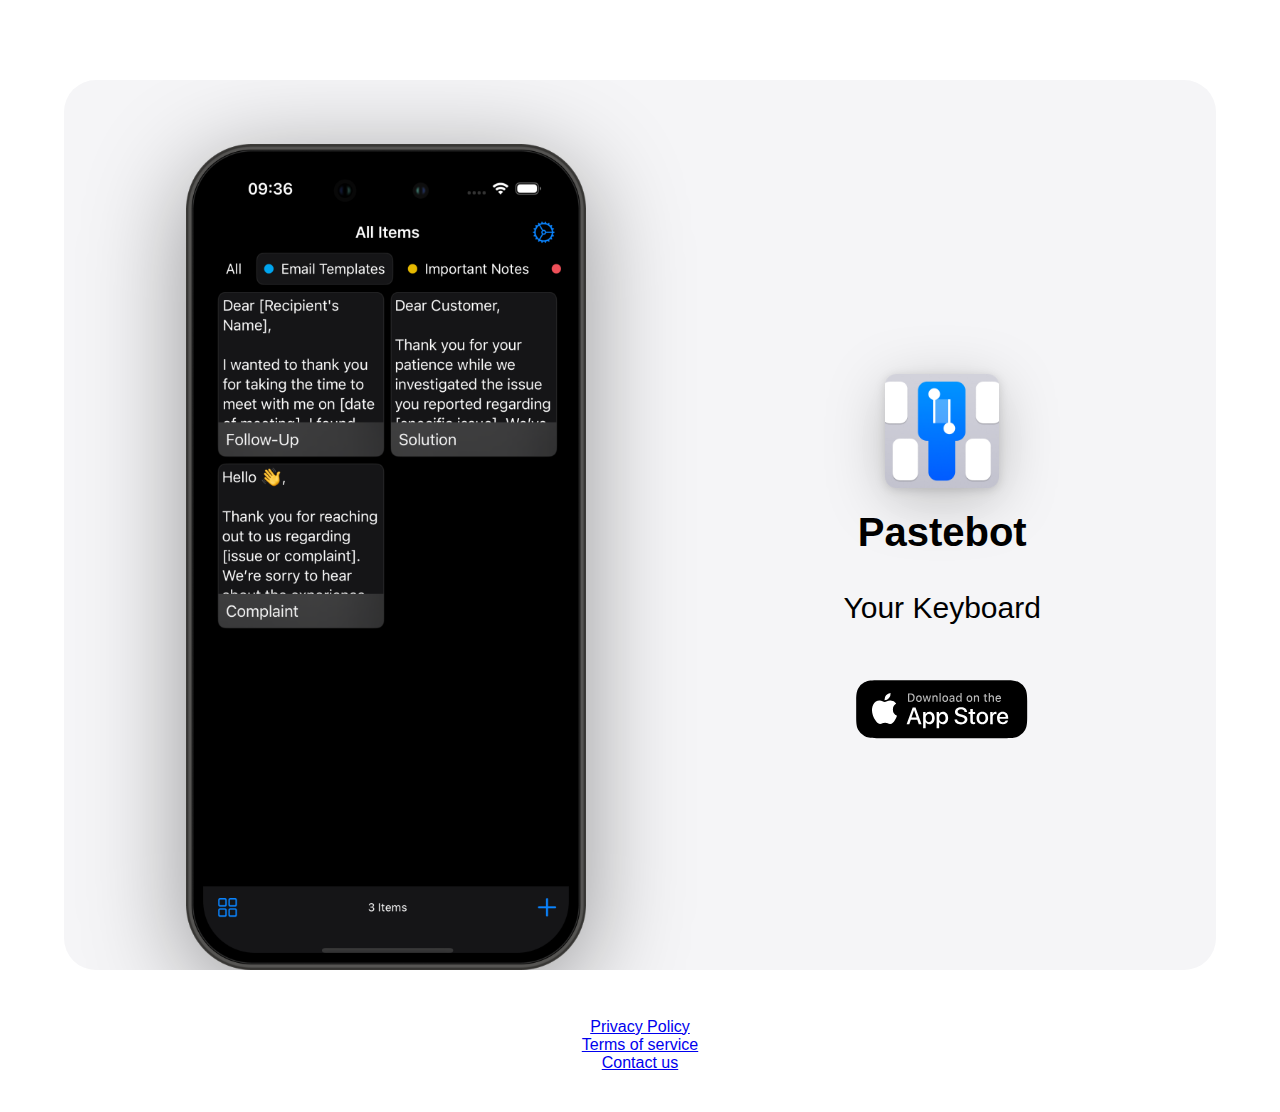
<file: index.html>
<html lang="en">
  <head>
    <meta charset="UTF-8" />
    <meta name="viewport" content="width=device-width, initial-scale=1.0" />
    <link rel="stylesheet" href="index.css" />
    <title>Pastebot</title>
  </head>
  <body>
    <div class="main">
      <div class="layout__wrapper">
        <section class="hero__container">
          <div class="hero">
            <div class="device-container">
              <div class="screenshot">
                <span class="screenshot__wrapper">
                  <img
                    class="screenshot-image"
                    src="./assets/app-screenshot.png"
                  />
                </span>
              </div>
            </div>
            <div class="title">
              <img class="app-icon" src="assets/app-icon.png" />
              <div class="app-title-text">
                <h1 class="title-heading">Pastebot</h1>
                <p class="title-subheading">
                  Your Keyboard
                </p>
              </div>
              <div class="apple-store-icon">
                <a href="https://apps.apple.com/us/app/ai-chatbot-assistant-for-bard/id1663687958">
                  <svg
                    width="172"
                    height="59"
                    xmlns="http://www.w3.org/2000/svg"
                  >
                    <g fill="none" fill-rule="evenodd">
                      <path
                        d="M20.693.181h129.978c7.132 0 9.718.743 12.326 2.137a14.538 14.538 0 0 1 6.048 6.049c1.394 2.607 2.137 5.193 2.137 12.326V37.67c0 7.132-.743 9.719-2.137 12.326a14.538 14.538 0 0 1-6.048 6.048c-2.608 1.395-5.194 2.137-12.326 2.137H20.693c-7.132 0-9.718-.742-12.326-2.137a14.538 14.538 0 0 1-6.048-6.048C.924 47.39.182 44.802.182 37.67V20.693c0-7.133.742-9.719 2.137-12.326a14.538 14.538 0 0 1 6.048-6.049C10.975.924 13.561.181 20.693.181Z"
                        fill="var(--store-button-color)"
                      ></path>
                      <g fill="#FFF" fill-rule="nonzero">
                        <path
                          d="M36.88 29.486a7.058 7.058 0 0 1 3.326-5.911 7.132 7.132 0 0 0-5.632-3.072c-2.37-.25-4.667 1.43-5.874 1.43-1.231 0-3.09-1.405-5.092-1.363a7.492 7.492 0 0 0-6.312 3.883c-2.73 4.767-.693 11.772 1.92 15.626 1.309 1.886 2.837 3.994 4.838 3.92 1.957-.083 2.688-1.26 5.05-1.26 2.341 0 3.027 1.26 5.068 1.212 2.1-.035 3.423-1.896 4.685-3.8A15.662 15.662 0 0 0 41 35.748a6.809 6.809 0 0 1-4.12-6.262ZM33.026 17.97A6.977 6.977 0 0 0 34.599 13a6.976 6.976 0 0 0-4.527 2.363 6.637 6.637 0 0 0-1.613 4.785 5.765 5.765 0 0 0 4.567-2.179ZM61.268 39.639H54.86l-1.539 4.53h-2.714l6.07-16.763h2.82l6.07 16.764h-2.761l-1.538-4.531Zm-5.744-2.091h5.08l-2.505-7.354h-.07l-2.505 7.354ZM78.675 38.06c0 3.797-2.039 6.238-5.115 6.238a4.158 4.158 0 0 1-3.857-2.139h-.058v6.054h-2.516V31.947h2.435v2.033h.047a4.35 4.35 0 0 1 3.902-2.16c3.111 0 5.162 2.452 5.162 6.24Zm-2.586 0c0-2.475-1.283-4.102-3.24-4.102-1.922 0-3.215 1.66-3.215 4.101 0 2.463 1.293 4.112 3.216 4.112 1.956 0 3.239-1.615 3.239-4.112ZM92.165 38.06c0 3.797-2.039 6.238-5.115 6.238a4.158 4.158 0 0 1-3.857-2.139h-.058v6.054H80.62V31.947h2.436v2.033h.046a4.35 4.35 0 0 1 3.903-2.16c3.11 0 5.16 2.452 5.16 6.24Zm-2.586 0c0-2.475-1.282-4.102-3.24-4.102-1.921 0-3.214 1.66-3.214 4.101 0 2.463 1.293 4.112 3.215 4.112 1.957 0 3.239-1.615 3.239-4.112ZM101.08 39.499c.187 1.662 1.807 2.754 4.02 2.754 2.12 0 3.646-1.092 3.646-2.59 0-1.302-.92-2.081-3.099-2.615l-2.178-.523c-3.087-.744-4.52-2.184-4.52-4.52 0-2.892 2.527-4.879 6.117-4.879 3.552 0 5.987 1.987 6.07 4.88h-2.54c-.153-1.674-1.54-2.684-3.566-2.684-2.027 0-3.414 1.022-3.414 2.51 0 1.184.886 1.882 3.053 2.416l1.852.453c3.45.814 4.883 2.195 4.883 4.647 0 3.137-2.506 5.101-6.49 5.101-3.729 0-6.246-1.918-6.409-4.95h2.576ZM116.833 29.055v2.892h2.331v1.987h-2.33v6.738c0 1.047.466 1.535 1.49 1.535.277-.005.553-.024.828-.058v1.975c-.46.085-.929.124-1.397.116-2.482 0-3.45-.93-3.45-3.3v-7.006h-1.782v-1.987h1.782v-2.892h2.528ZM120.514 38.06c0-3.846 2.271-6.263 5.813-6.263 3.554 0 5.814 2.417 5.814 6.262 0 3.856-2.248 6.262-5.814 6.262-3.564 0-5.813-2.406-5.813-6.262Zm9.064 0c0-2.639-1.212-4.196-3.251-4.196-2.039 0-3.25 1.569-3.25 4.195 0 2.649 1.211 4.194 3.25 4.194 2.039 0 3.251-1.545 3.251-4.194ZM134.216 31.947h2.4v2.08h.057a2.922 2.922 0 0 1 2.949-2.208c.29 0 .579.03.862.094v2.347a3.526 3.526 0 0 0-1.13-.152 2.539 2.539 0 0 0-1.96.805 2.524 2.524 0 0 0-.662 2.007v7.25h-2.516V31.947ZM152.083 40.58c-.338 2.219-2.505 3.741-5.277 3.741-3.566 0-5.779-2.382-5.779-6.204 0-3.834 2.225-6.32 5.673-6.32 3.391 0 5.523 2.323 5.523 6.029v.86h-8.656v.151c-.081.91.234 1.81.865 2.473a3.197 3.197 0 0 0 2.432.989 2.774 2.774 0 0 0 2.83-1.72h2.39Zm-8.504-3.648h6.127a2.935 2.935 0 0 0-.823-2.206 2.952 2.952 0 0 0-2.183-.896 3.107 3.107 0 0 0-2.209.902 3.09 3.09 0 0 0-.912 2.2Z"
                        ></path>
                      </g>
                      <g fill="#FFF" fill-rule="nonzero" opacity=".73">
                        <path
                          d="M54.899 13.416c1.061-.08 2.1.345 2.832 1.158a3.862 3.862 0 0 1 .944 3.039c0 2.698-1.386 4.249-3.776 4.249H52v-8.446h2.899Zm-1.653 7.251h1.514a2.46 2.46 0 0 0 2.01-.856c.513-.589.747-1.39.636-2.181a2.755 2.755 0 0 0-.646-2.167 2.468 2.468 0 0 0-2-.853h-1.514v6.057ZM60.083 18.672c-.104-1.142.417-2.248 1.344-2.853a2.748 2.748 0 0 1 3.025 0c.927.605 1.447 1.71 1.344 2.853.105 1.144-.415 2.252-1.342 2.858a2.749 2.749 0 0 1-3.03 0c-.927-.606-1.447-1.714-1.34-2.858Zm4.483 0c0-1.381-.59-2.19-1.625-2.19-1.039 0-1.623.809-1.623 2.19 0 1.393.584 2.195 1.623 2.195 1.035 0 1.625-.808 1.625-2.195ZM73.389 21.862h-1.24l-1.252-4.694h-.094l-1.247 4.694h-1.228l-1.67-6.374h1.213l1.085 4.864h.09l1.244-4.864h1.147l1.245 4.864h.095l1.08-4.864h1.195zM76.456 15.488h1.15v1.013h.09c.31-.746 1.036-1.202 1.807-1.136a1.92 1.92 0 0 1 1.59.655c.408.461.594 1.092.507 1.716v4.126h-1.196v-3.81c0-1.025-.423-1.534-1.307-1.534a1.355 1.355 0 0 0-1.075.458 1.51 1.51 0 0 0-.37 1.157v3.729h-1.196v-6.374ZM83.504 13H84.7v8.862h-1.195zM86.361 18.672c-.104-1.142.417-2.248 1.344-2.853a2.749 2.749 0 0 1 3.026 0c.926.605 1.447 1.71 1.343 2.853.106 1.144-.414 2.252-1.342 2.858a2.75 2.75 0 0 1-3.029 0c-.928-.606-1.448-1.714-1.342-2.858Zm4.483 0c0-1.381-.59-2.19-1.625-2.19-1.039 0-1.623.809-1.623 2.19 0 1.393.584 2.195 1.623 2.195 1.035 0 1.625-.808 1.625-2.195ZM93.332 20.06c0-1.148.812-1.81 2.253-1.903l1.64-.1v-.55c0-.673-.422-1.053-1.24-1.053-.667 0-1.129.257-1.262.708h-1.157c.122-1.095 1.1-1.797 2.475-1.797 1.518 0 2.375.796 2.375 2.142v4.355h-1.151v-.896h-.095c-.39.654-1.085 1.036-1.819 1a1.772 1.772 0 0 1-1.411-.482 1.971 1.971 0 0 1-.608-1.425Zm3.894-.545v-.533l-1.48.1c-.833.058-1.212.357-1.212.919 0 .573.473.907 1.123.907a1.38 1.38 0 0 0 1.065-.347 1.53 1.53 0 0 0 .504-1.046ZM99.987 18.672c0-2.014.983-3.29 2.514-3.29.772-.037 1.496.399 1.857 1.119h.09V13h1.194v8.862h-1.145v-1.007h-.094c-.389.714-1.121 1.142-1.902 1.112-1.541 0-2.514-1.276-2.514-3.295Zm1.234 0c0 1.352.606 2.166 1.618 2.166 1.008 0 1.63-.826 1.63-2.16 0-1.329-.629-2.166-1.63-2.166-1.006 0-1.618.82-1.618 2.16ZM110.588 18.672c-.104-1.142.416-2.248 1.343-2.853a2.748 2.748 0 0 1 3.026 0c.926.605 1.447 1.71 1.343 2.853.106 1.144-.414 2.252-1.342 2.858a2.749 2.749 0 0 1-3.029 0c-.927-.606-1.447-1.714-1.341-2.858Zm4.483 0c0-1.381-.59-2.19-1.625-2.19-1.039 0-1.624.809-1.624 2.19 0 1.393.585 2.195 1.624 2.195 1.035 0 1.625-.808 1.625-2.195ZM117.904 15.488h1.15v1.013h.09c.31-.746 1.036-1.202 1.807-1.136a1.92 1.92 0 0 1 1.59.655c.408.461.594 1.092.507 1.716v4.126h-1.196v-3.81c0-1.025-.423-1.534-1.307-1.534a1.355 1.355 0 0 0-1.075.458 1.51 1.51 0 0 0-.37 1.157v3.729h-1.196v-6.374ZM129.802 13.901v1.616h1.312v1.06h-1.312v3.277c0 .668.261.96.856.96.152 0 .304-.01.456-.029v1.048c-.215.04-.432.062-.65.064-1.33 0-1.859-.492-1.859-1.72v-3.6h-.962v-1.06h.962v-1.616h1.197ZM132.746 13h1.185v3.512h.095c.325-.752 1.064-1.208 1.846-1.141a1.946 1.946 0 0 1 1.574.671c.404.46.591 1.085.512 1.705v4.115h-1.196v-3.805c0-1.018-.45-1.534-1.295-1.534a1.376 1.376 0 0 0-1.12.435 1.535 1.535 0 0 0-.405 1.181v3.723h-1.196V13ZM144.928 20.14c-.335 1.203-1.441 1.98-2.625 1.845a2.69 2.69 0 0 1-2.122-.964 2.997 2.997 0 0 1-.675-2.326 3.044 3.044 0 0 1 .674-2.336 2.734 2.734 0 0 1 2.118-.994c1.685 0 2.702 1.212 2.702 3.213v.44h-4.277v.07c-.038.473.116.94.423 1.288.307.348.74.543 1.19.537.585.074 1.154-.23 1.441-.772h1.15Zm-4.205-2.053h3.06a1.587 1.587 0 0 0-.399-1.173 1.426 1.426 0 0 0-1.092-.478 1.51 1.51 0 0 0-1.115.477c-.296.311-.46.734-.454 1.174Z"
                        ></path>
                      </g>
                    </g>
                  </svg>
                </a>
              </div>
            </div>
          </div>
        </section>
      </div>
    </div>

    <footer>
      <div class="footerLinks">
          <a href="privacypolicy.html">Privacy Policy</a><br>
          <a href="termsofservice.html">Terms of service</a><br>
          <a href = "mailto: indieiosstudio@gmail.com">Contact us</a>
      </div>
    </footer>
  </body>
</html>
</file>
<file: index.css>
:root {
  --page-background-color: #ffffff;
  --body-text-color: #000000;
  --card-background-color: #f5f5f7;
  --heading-text-color: #000000;
  --sub-heading-text-color: #000000;
  --store-button-color: #000000;
  --subdued-text: #000000;
  --background-color: #ffffff;

  --card-radius: 32px;
  --action-color: #0078ff;
  --page-background-color: #f5f5f7;
  --card-background-color: #f5f5f7;
  ;
}

body,
html {
  padding: 0;
  margin: 0;
  font-family: -apple-system, BlinkMacSystemFont, Segoe UI, Roboto, Oxygen,
    Ubuntu, Cantarell, Fira Sans, Droid Sans, Helvetica Neue, sans-serif;
  background: var(--background-color);
}

.main {
  position: relative;
  width: 100%;
  overflow-x: hidden;
}

.layout__wrapper {
  max-width: 1200px;
  margin: 0 auto;
  width: 90%;
  padding: 5em 0 3em;
  display: grid;
  grid-gap: 2rem;
  gap: 2rem;
}

@media (max-width: 950px) {
  .layout__wrapper {
    width: auto;
    margin: 0 1rem;
    gap: 1rem;
    padding: 1em 0;
  }
}

@media (max-width: 700px) {
  .layout__wrapper {
    padding: 1rem 0 3rem;
  }
}

.hero {
  display: grid;
  grid-template-columns: 1.2fr 1fr;
  align-items: center;
  overflow: hidden;
  padding: 4rem 2rem 0;
  grid-gap: 1.5rem;
  gap: 1.5rem;
}

@media (max-width: 700px) {
  .hero {
    grid-template-columns: 1fr;
  }
}

.hero__container {
  border-radius: var(--card-radius);
  background: var(--card-background-color);
  position: relative;
}

.screenshot {
  max-width: 400px;
  margin: 0 auto;
  filter: drop-shadow(0 20px 50px rgb(0 0 0/40%));
  z-index: 2;
  position: relative;
}

.screenshot__wrapper {
  box-sizing: border-box;
  overflow: hidden;
  background: none;
  opacity: 1;
  border: 0px;
  margin: 0px;
  padding: 0px;
  position: relative;
  max-width: 100%;
}

.screenshot-image {
  box-sizing: border-box;
  padding: 0px;
  border: none;
  margin: auto;
  display: block;
  min-width: 100%;
  max-width: 100%;
  min-height: 100%;
  max-height: 100%;
}

.card__right {
  position: absolute;
  top: -40px;
  left: 40%;
  width: 245px;
  filter: drop-shadow(0 14px 60px rgb(0 0 0/20%));
  z-index: 1;
}

@media (max-width: 840px) {
  .card__right {
    width: 170px;
    top: 20px;
  }
}

@media (max-width: 700px) {
  .card__right {
    top: inherit;
    bottom: 35%;
    left: 75%;
  }
}

.card__left {
  position: absolute;
  bottom: 10%;
  right: 85%;
  width: 196px;
  filter: drop-shadow(0 11px 46px rgb(0 0 0/20%));
  z-index: 3;
}

@media (max-width: 840px) {
  .card__left {
    width: 120px;
    right: 90%;
  }
}

@media (max-width: 700px) {
  .card__left {
    right: 75%;
  }
}

.title {
  text-align: center;
  display: flex;
  flex-direction: column;
  gap: 1.5em;
}

@media (max-width: 700px) {
  .title {
    grid-row-start: 1;
  }
}

.app-icon {
  max-width: 114px;
  margin: 0 auto;
  filter: drop-shadow(0 12px 29px rgb(0 0 0/20%)) drop-shadow(0 2px 5px rgb(0 0 0/15%));
}

@media (max-width: 1050px) {
  .app-icon {
    max-width: 90px;
  }
}

.app-title-text {
  display: flex;
  flex-direction: column;
  gap: 0.5em;
}

.title-heading {
  margin: 0;
  line-height: 1;
  font-size: 2.5em;
  color: var(--heading-text-color);
}

.title-subheading {
  font-size: 1.875em;
  font-weight: 500;
  color: var(--sub-heading-text-color);
  line-height: 1.2;
}

.widget__section {
  display: grid;
  grid-template-columns: 1fr 1fr;
  grid-gap: 2rem;
  gap: 2rem;
}

@media (max-width: 950px) {
  .widget__section {
    gap: 1rem;
  }
}

@media (max-width: 700px) {
  .widget__section {
    grid-template-columns: 1fr;
  }
}

.widget-container {
  height: 500px;
  overflow: hidden;
  position: relative;
  border-radius: var(--card-radius);
  background: #f5f5f7;
}

.phone-overlay {
  width: 781px;
  height: 506px;
  position: absolute;
  top: 50%;
  left: 50%;
  transform: translateX(-50%) translateY(-50%);
  z-index: 2;
}

.orange-gradient {
  position: absolute;
  inset: 0;
  width: 100%;
  height: 100%;
}

.widget-card {
  position: absolute;
  top: 0;
  left: 0;
  height: 100%;
  width: 100%;
  display: flex;
  align-items: center;
  z-index: 4;
  flex-direction: column;
}

.widget-image {
  margin: auto;
  width: 170px;
  height: 170px;
}

.phone-image {
  display: block;
  max-width: 400px;
  max-height: 300px;
  width: auto;
  height: auto;
}

@media (max-width: 700px) {
  .phone-image {
    max-width: 400px;
    max-height: 280px;
  }
}

.watch-overlay {
  position: absolute;
  top: 50%;
  left: 50%;
  transform: translateX(-50%) translateY(-50%);
  z-index: 2;
  width: 247px;
  height: 399px;
}

.watch-screen {
  margin: 0 auto;
  width: 226px;
}

.blue-gradient {
  position: absolute;
  inset: 0;
  width: 100%;
  height: 100%;
}

.phone-card-label {
  position: absolute;
  width: 100%;
  bottom: 2rem;
  z-index: 3;
  text-align: center;
  font-size: 1.625rem;
  font-weight: 500;
  font-family: system-ui, ui-rounded;
  color: #fff;
  z-index: 5;
}

.watch-card-label {
  position: absolute;
  width: 100%;
  bottom: 2rem;
  z-index: 3;
  text-align: center;
  font-size: 1.625rem;
  font-weight: 500;
  font-family: system-ui, ui-rounded;
  color: #000000;
  z-index: 5;
}

.about-me {
  border-radius: var(--card-radius);
  background: var(--card-background-color);
  padding: 2.2rem;
  display: flex;
  flex-wrap: wrap;
  -moz-column-gap: 1.5rem;
  column-gap: 1.5rem;
  row-gap: 1rem;
  overflow: hidden;
}

@media (max-width: 700px) {
  .about-me {
    padding: 1.8rem;
  }
}

.about-me-text-content {
  width: 55%;
  flex-grow: 1;
}

.about-me-title {
  padding: 0;
  font-size: 19px;
  font-weight: 500;
  margin: 0 0 0.3em;
  color: var(--heading-text-color);
}

.about-me-subtitle {
  margin: 0;
  line-height: 1.4;
  color: var(--body-text-color);
  max-width: 550px;
}

.about-me-button {
  flex-shrink: 0;
}

.about-me-button a {
  background: var(--action-color);
  padding: 1rem;
  border-radius: 16px;
  color: #fff;
  display: inline-block;
  font-weight: 500;
  display: flex;
  align-items: center;
  gap: 0.5rem;
  text-decoration: none;
}

.footer {
  display: flex;
  gap: 1.5rem;
  color: var(--subdued-text);
  font-size: 0.9rem;
  padding: 0 1rem;
  justify-content: space-between;
}

.footerLinks {
  text-align: center;
  padding-bottom: 40px;
}

.footer a {
  color: inherit;
  text-decoration: none;
}

.feature-tile-header {
  padding: 0 40px 50px;
  width: 100%;
  box-sizing: border-box;
}

.feature-tile-header h3 {
  font-weight: 700;
  font-size: 40px;
  line-height: 1;
  letter-spacing: .4px;
  margin-bottom: 8px;
}

.feature-tile-header p {
  font-weight: 400;
  font-size: 18px;
  line-height: 26px;
  letter-spacing: .05px;
}
</file>
